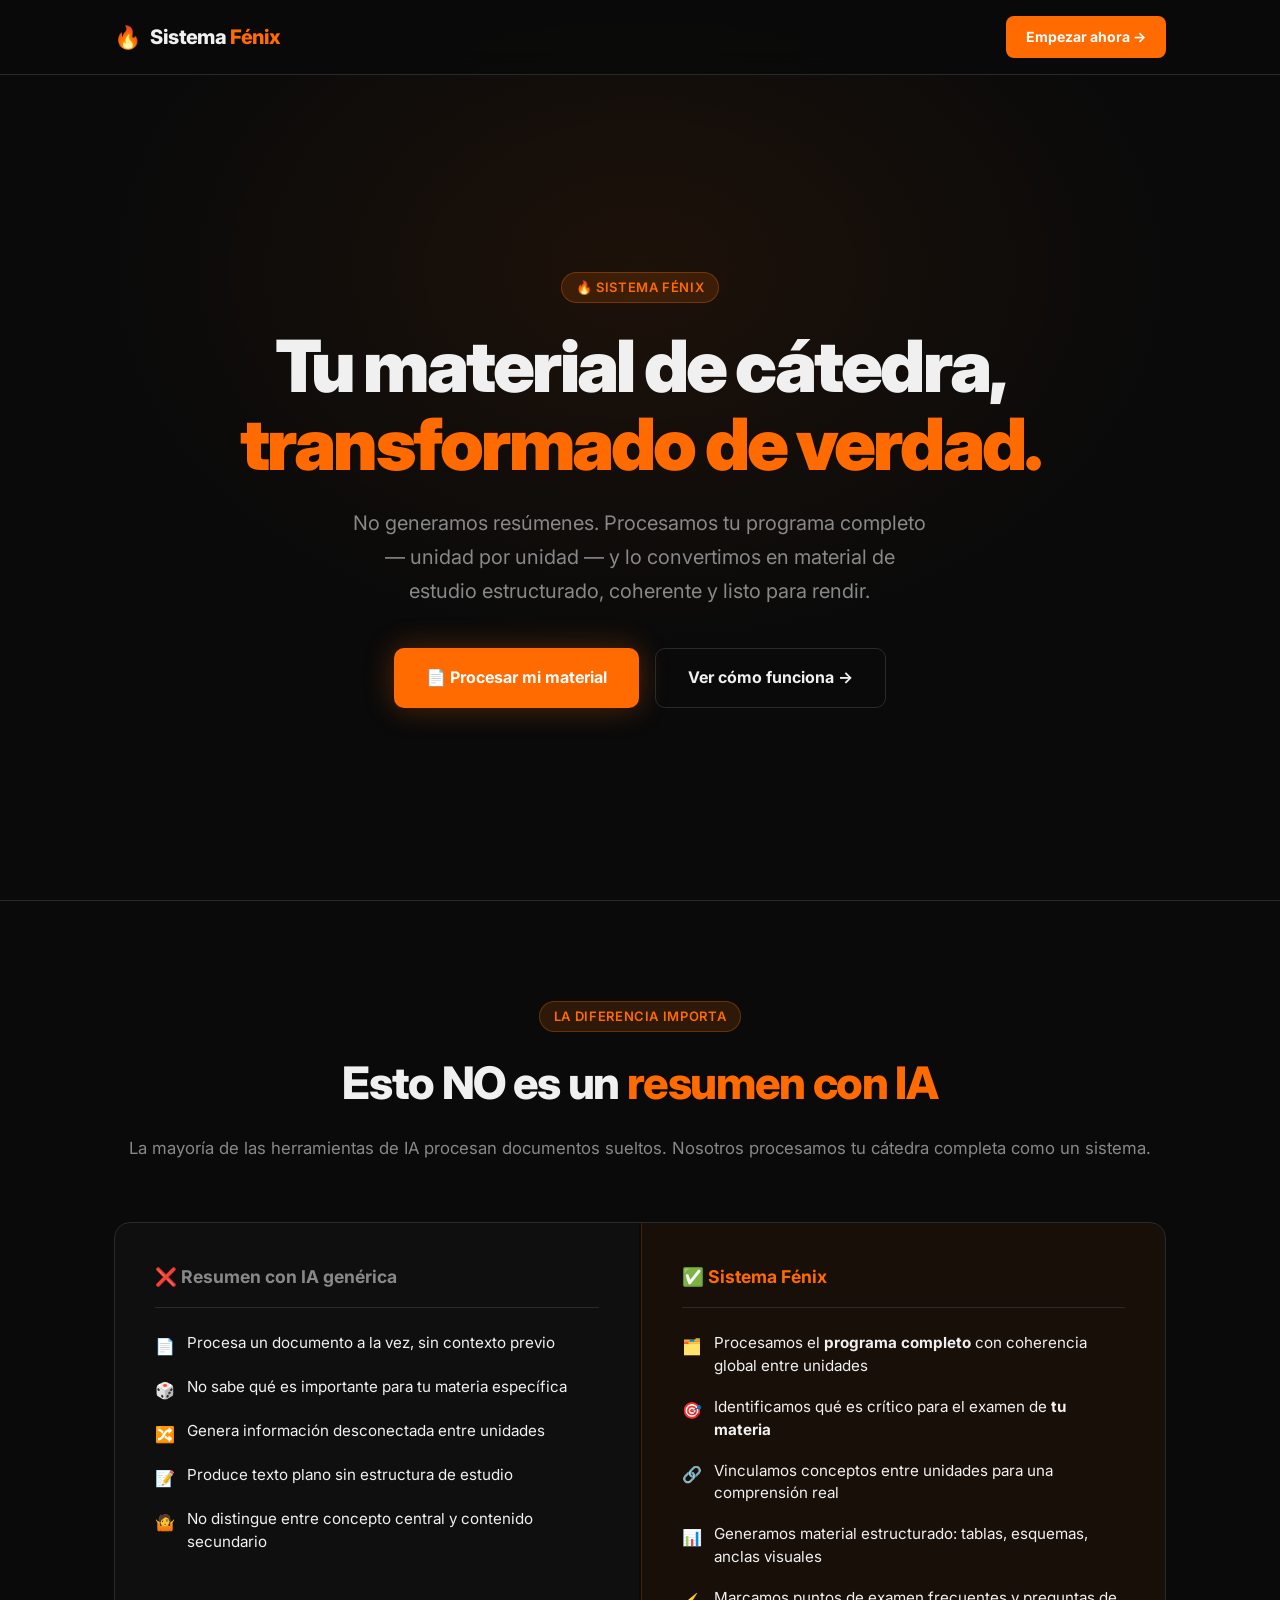
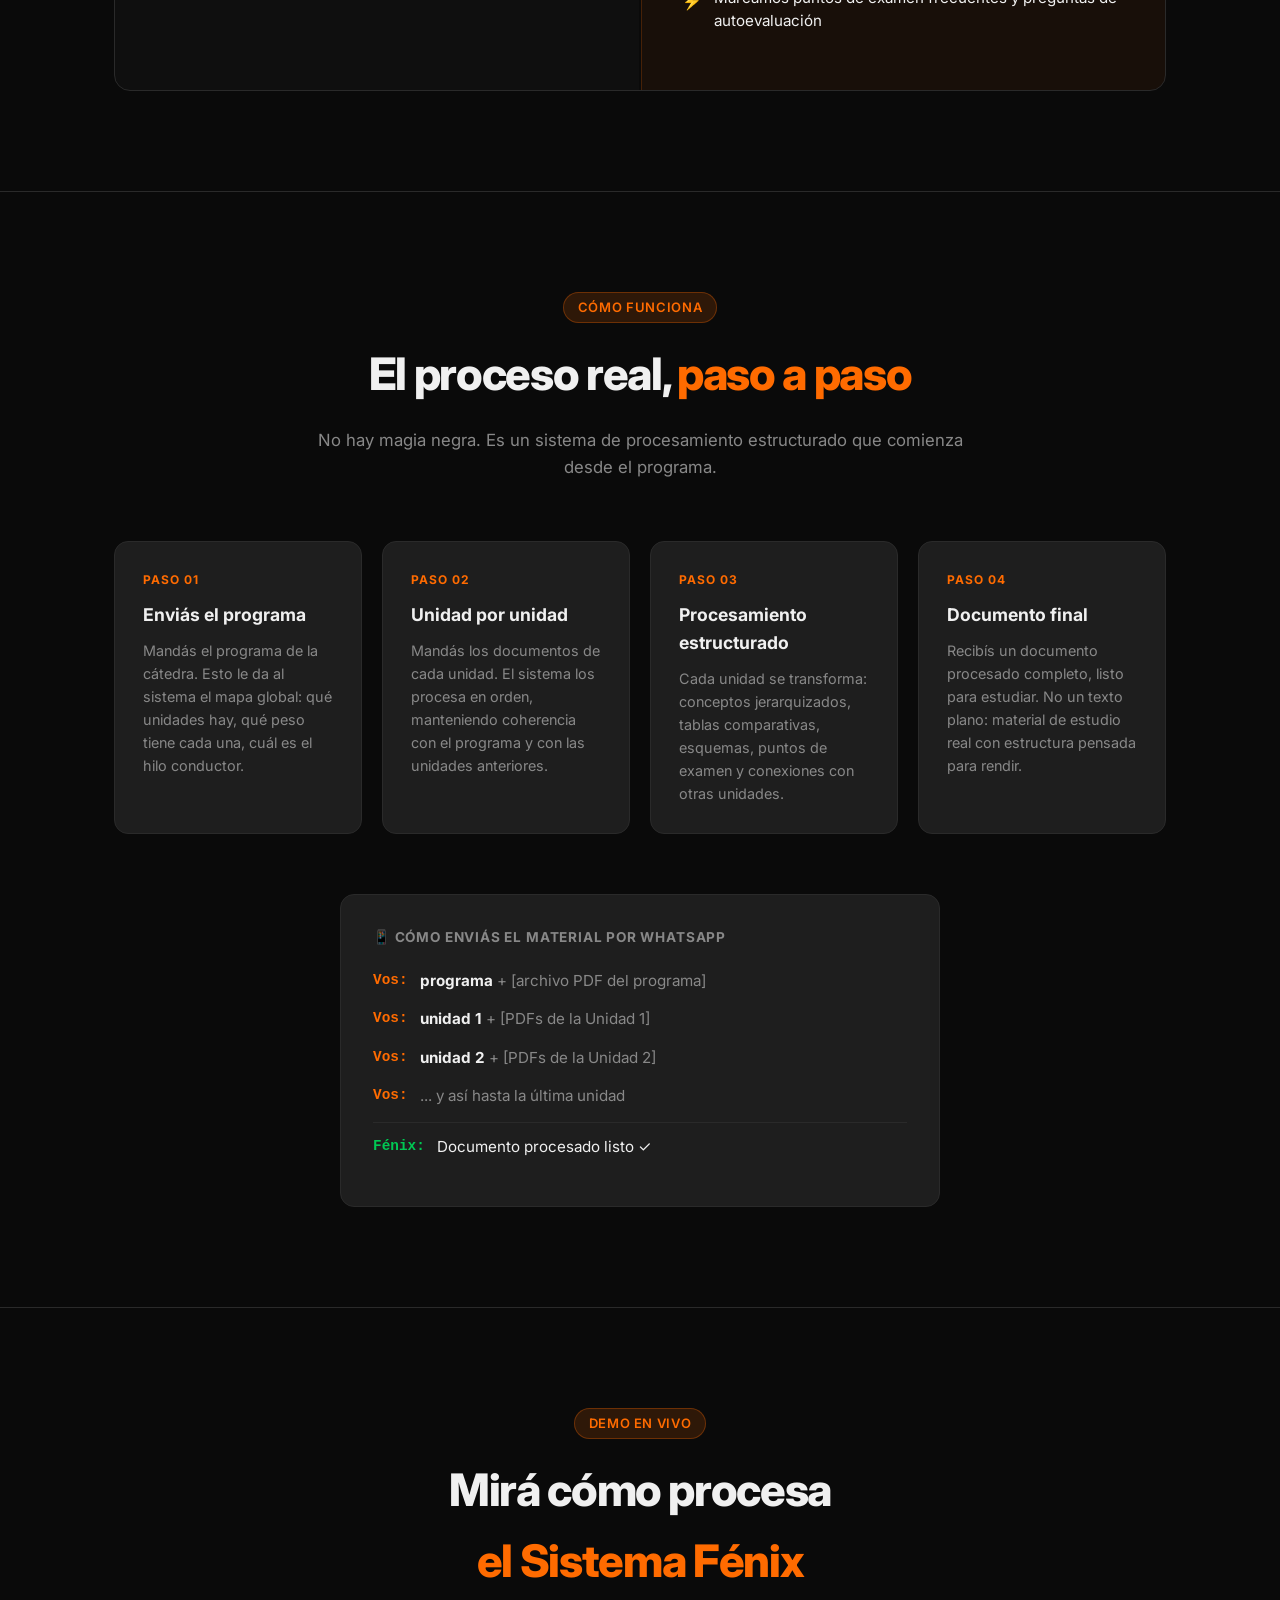
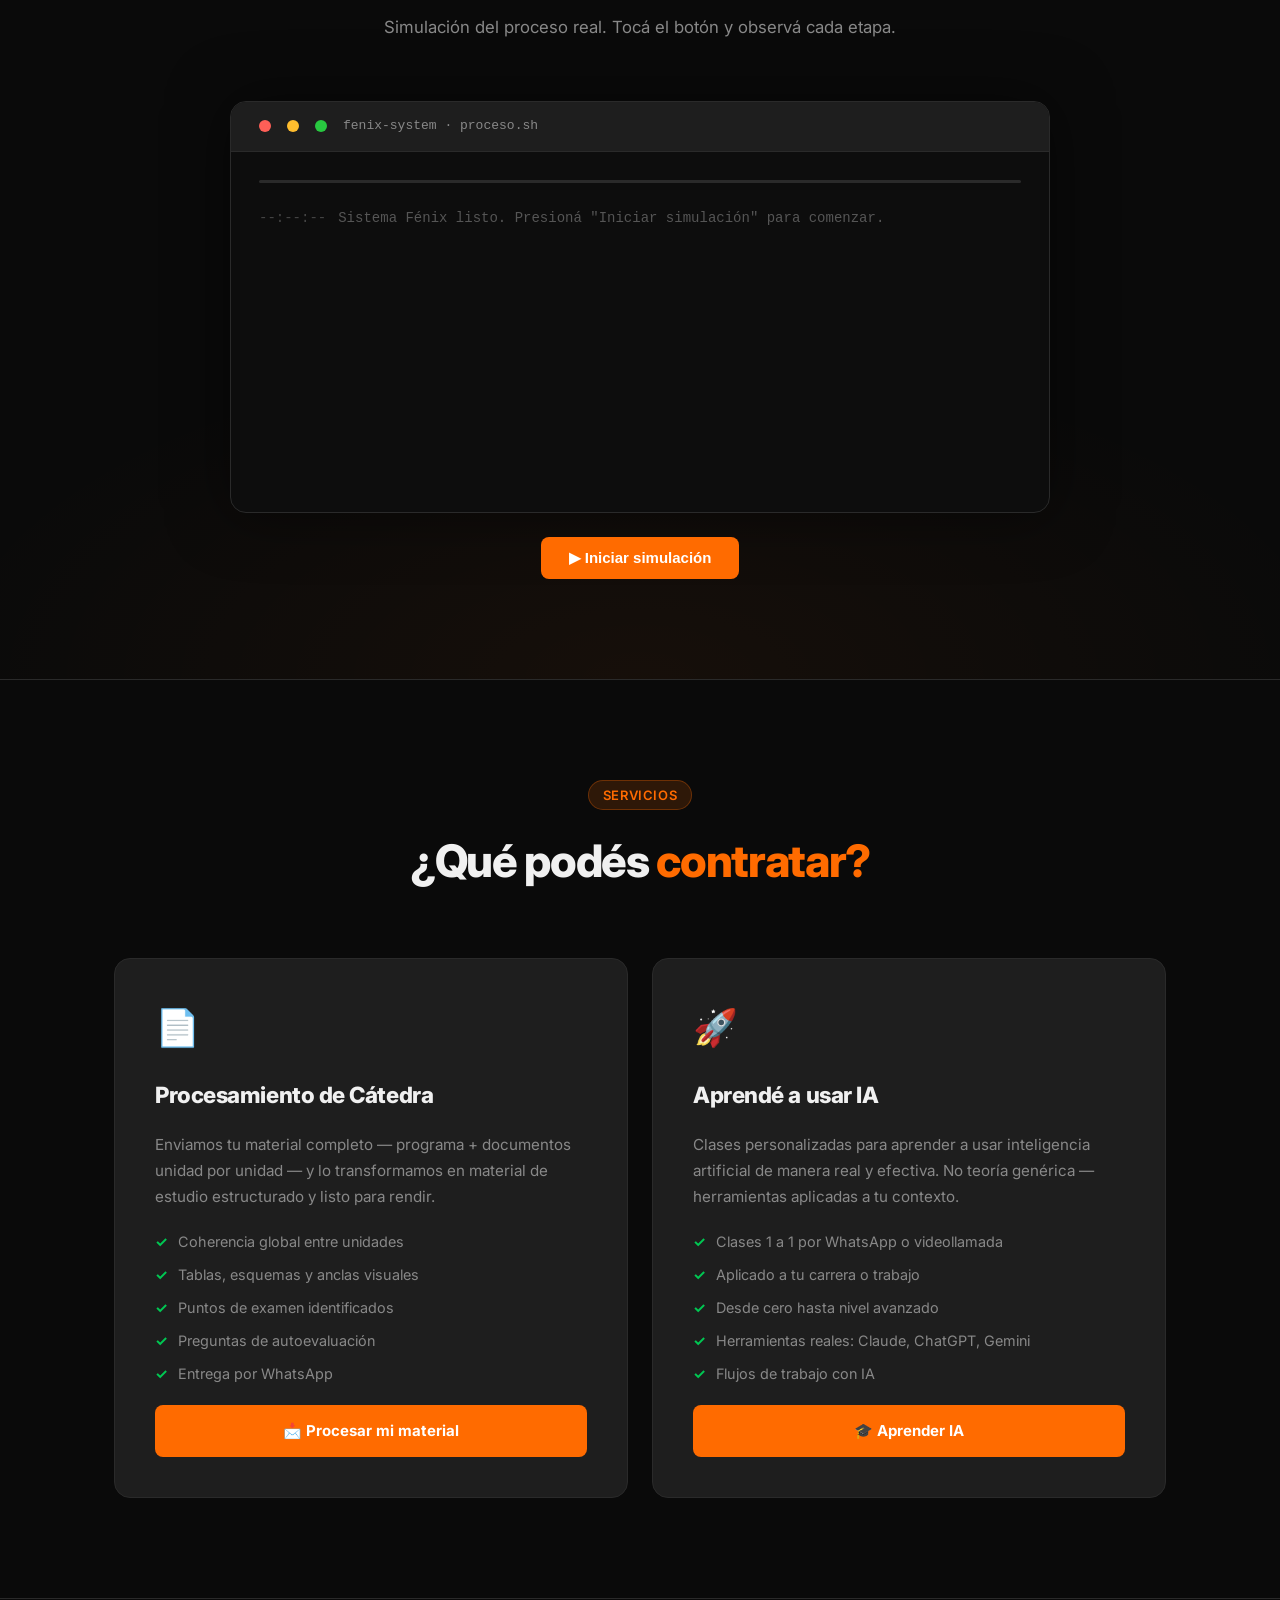
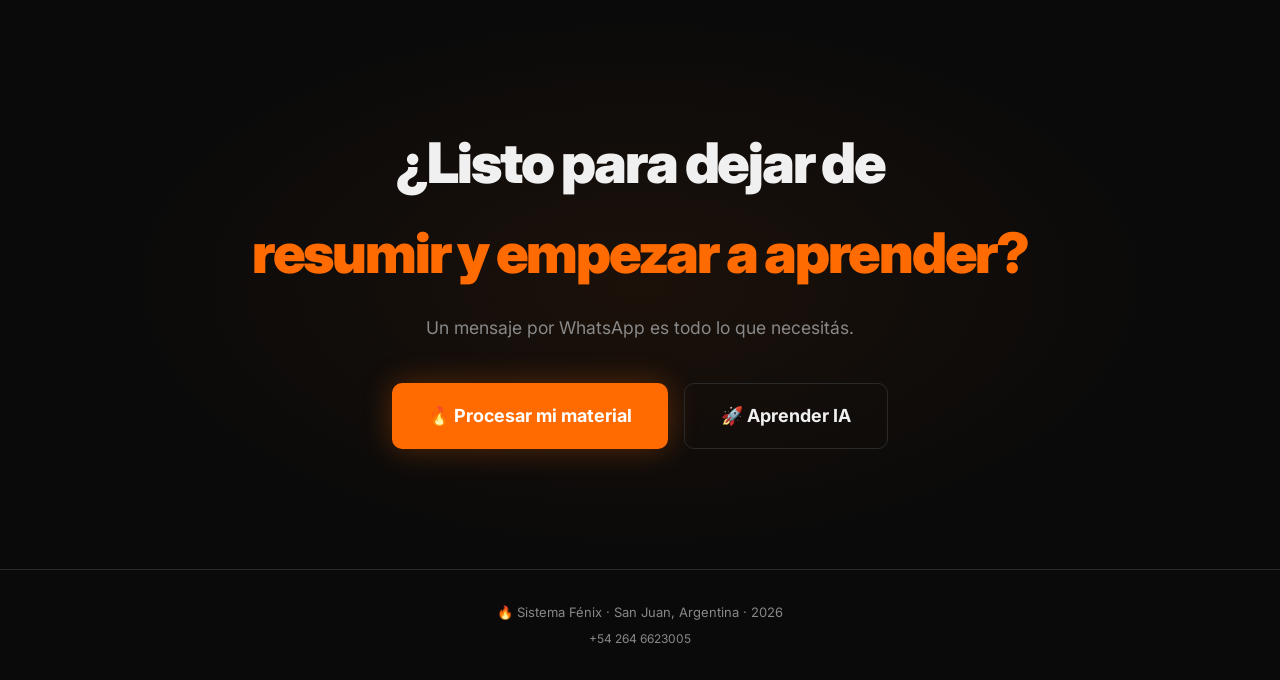
<file: web/index.html>
<!DOCTYPE html>
<html lang="es">
<head>
  <meta charset="UTF-8" />
  <meta name="viewport" content="width=device-width, initial-scale=1.0" />
  <title>Sistema Fénix — Procesamiento real de material de cátedra</title>
  <meta name="description" content="Sistema Fénix: transformamos tu programa completo de cátedra en material de estudio estructurado. No es un resumen con IA — es un sistema serio." />
  <link rel="icon" href="data:image/svg+xml,<svg xmlns='http://www.w3.org/2000/svg' viewBox='0 0 100 100'><text y='.9em' font-size='90'>🔥</text></svg>" />
  <link rel="preconnect" href="https://fonts.googleapis.com" />
  <link href="https://fonts.googleapis.com/css2?family=Inter:wght@400;500;600;700;800;900&display=swap" rel="stylesheet" />
  <link rel="stylesheet" href="styles/main.css" />
</head>
<body>

  <!-- ========== NAVBAR ========== -->
  <nav>
    <div class="nav-inner">
      <div class="nav-logo">
        <span class="fire">🔥</span>
        <span>Sistema <span class="highlight">Fénix</span></span>
      </div>
      <a href="https://wa.me/542646623005?text=Hola%2C+quiero+que+proceses+mi+material+de+c%C3%A1tedra+con+el+Sistema+F%C3%A9nix+%F0%9F%94%A5"
         target="_blank" class="nav-cta">Empezar ahora →</a>
    </div>
  </nav>

  <!-- ========== HERO ========== -->
  <section id="hero">
    <div class="hero-bg"></div>
    <div class="container">
      <div class="hero-content">
        <div class="hero-eyebrow">
          <span class="badge">🔥 Sistema Fénix</span>
        </div>
        <h1 class="hero-title">
          Tu material de cátedra,<br>
          <span class="highlight">transformado de verdad.</span>
        </h1>
        <p class="hero-subtitle">
          No generamos resúmenes. Procesamos tu programa completo — unidad por unidad — y lo convertimos en material de estudio estructurado, coherente y listo para rendir.
        </p>
        <div class="hero-buttons">
          <a href="https://wa.me/542646623005?text=Hola%2C+quiero+que+proceses+mi+material+de+c%C3%A1tedra+con+el+Sistema+F%C3%A9nix+%F0%9F%94%A5"
             target="_blank" class="btn-primary">
            📄 Procesar mi material
          </a>
          <a href="#simulacion" class="btn-secondary">
            Ver cómo funciona →
          </a>
        </div>
      </div>
    </div>
  </section>

  <!-- ========== DIFERENCIACIÓN ========== -->
  <section id="diferenciacion">
    <div class="container">
      <div class="fade-in">
        <div class="section-label">
          <span class="badge">La diferencia importa</span>
        </div>
        <h2 class="section-title">Esto NO es un <span class="highlight">resumen con IA</span></h2>
        <p class="section-sub">La mayoría de las herramientas de IA procesan documentos sueltos. Nosotros procesamos tu cátedra completa como un sistema.</p>
      </div>

      <div class="diff-grid fade-in">
        <div class="diff-col malo">
          <h3>❌ Resumen con IA genérica</h3>
          <div class="diff-item">
            <span class="icon">📄</span>
            <span>Procesa un documento a la vez, sin contexto previo</span>
          </div>
          <div class="diff-item">
            <span class="icon">🎲</span>
            <span>No sabe qué es importante para tu materia específica</span>
          </div>
          <div class="diff-item">
            <span class="icon">🔀</span>
            <span>Genera información desconectada entre unidades</span>
          </div>
          <div class="diff-item">
            <span class="icon">📝</span>
            <span>Produce texto plano sin estructura de estudio</span>
          </div>
          <div class="diff-item">
            <span class="icon">🤷</span>
            <span>No distingue entre concepto central y contenido secundario</span>
          </div>
        </div>

        <div class="diff-col bueno">
          <h3>✅ Sistema Fénix</h3>
          <div class="diff-item">
            <span class="icon">🗂️</span>
            <span>Procesamos el <strong>programa completo</strong> con coherencia global entre unidades</span>
          </div>
          <div class="diff-item">
            <span class="icon">🎯</span>
            <span>Identificamos qué es crítico para el examen de <strong>tu materia</strong></span>
          </div>
          <div class="diff-item">
            <span class="icon">🔗</span>
            <span>Vinculamos conceptos entre unidades para una comprensión real</span>
          </div>
          <div class="diff-item">
            <span class="icon">📊</span>
            <span>Generamos material estructurado: tablas, esquemas, anclas visuales</span>
          </div>
          <div class="diff-item">
            <span class="icon">⚡</span>
            <span>Marcamos puntos de examen frecuentes y preguntas de autoevaluación</span>
          </div>
        </div>
      </div>
    </div>
  </section>

  <!-- ========== PROCESO ========== -->
  <section id="proceso">
    <div class="container">
      <div class="proceso-intro fade-in">
        <div class="section-label" style="margin-bottom:16px;">
          <span class="badge">Cómo funciona</span>
        </div>
        <h2 class="section-title">El proceso real, <span class="highlight">paso a paso</span></h2>
        <p class="section-sub">No hay magia negra. Es un sistema de procesamiento estructurado que comienza desde el programa.</p>
      </div>

      <div class="steps-grid fade-in">
        <div class="step-card">
          <div class="step-num">Paso 01</div>
          <h3>Enviás el programa</h3>
          <p>Mandás el programa de la cátedra. Esto le da al sistema el mapa global: qué unidades hay, qué peso tiene cada una, cuál es el hilo conductor.</p>
        </div>
        <div class="step-card">
          <div class="step-num">Paso 02</div>
          <h3>Unidad por unidad</h3>
          <p>Mandás los documentos de cada unidad. El sistema los procesa en orden, manteniendo coherencia con el programa y con las unidades anteriores.</p>
        </div>
        <div class="step-card">
          <div class="step-num">Paso 03</div>
          <h3>Procesamiento estructurado</h3>
          <p>Cada unidad se transforma: conceptos jerarquizados, tablas comparativas, esquemas, puntos de examen y conexiones con otras unidades.</p>
        </div>
        <div class="step-card">
          <div class="step-num">Paso 04</div>
          <h3>Documento final</h3>
          <p>Recibís un documento procesado completo, listo para estudiar. No un texto plano: material de estudio real con estructura pensada para rendir.</p>
        </div>
      </div>

      <!-- Cómo mandar el material -->
      <div class="proceso-codigo fade-in">
        <h4>📱 Cómo enviás el material por WhatsApp</h4>
        <div class="chat-line">
          <span class="who">Vos:</span>
          <span class="msg"><strong>programa</strong> + [archivo PDF del programa]</span>
        </div>
        <div class="chat-line">
          <span class="who">Vos:</span>
          <span class="msg"><strong>unidad 1</strong> + [PDFs de la Unidad 1]</span>
        </div>
        <div class="chat-line">
          <span class="who">Vos:</span>
          <span class="msg"><strong>unidad 2</strong> + [PDFs de la Unidad 2]</span>
        </div>
        <div class="chat-line">
          <span class="who">Vos:</span>
          <span class="msg">... y así hasta la última unidad</span>
        </div>
        <div class="chat-line" style="margin-top: 12px; padding-top: 12px; border-top: 1px solid #2A2A2A;">
          <span class="who" style="color: var(--verde-ok);">Fénix:</span>
          <span class="msg" style="color: var(--texto);">Documento procesado listo ✓</span>
        </div>
      </div>
    </div>
  </section>

  <!-- ========== SIMULACIÓN ========== -->
  <section id="simulacion">
    <div class="container">
      <div class="sim-wrapper">
        <div class="fade-in" style="text-align:center; margin-bottom: 40px;">
          <div class="section-label" style="margin-bottom:16px;">
            <span class="badge">Demo en vivo</span>
          </div>
          <h2 class="section-title">Mirá cómo procesa<br><span class="highlight">el Sistema Fénix</span></h2>
          <p class="section-sub">Simulación del proceso real. Tocá el botón y observá cada etapa.</p>
        </div>

        <div class="sim-terminal fade-in">
          <div class="sim-titlebar">
            <span class="dot r"></span>
            <span class="dot y"></span>
            <span class="dot g"></span>
            <span>fenix-system · proceso.sh</span>
          </div>
          <div class="sim-body">
            <div class="sim-progress-bar">
              <div class="sim-progress-fill" id="sim-progress"></div>
            </div>
            <div id="sim-log">
              <div class="log-line">
                <span class="log-time">--:--:--</span>
                <span class="log-dim">Sistema Fénix listo. Presioná "Iniciar simulación" para comenzar.</span>
              </div>
            </div>
            <div class="sim-result" id="sim-result">
              <p style="font-size:12px; color: var(--verde-ok); margin-bottom: 12px; font-family: monospace;">
                ✓ Documento generado — renderizando vista previa...
              </p>
              <div class="sim-doc-preview" id="doc-preview">
                Cargando...
              </div>
            </div>
          </div>
        </div>

        <div class="sim-controls">
          <button class="btn-sim" id="btn-simular">▶ Iniciar simulación</button>
        </div>
      </div>
    </div>
  </section>

  <!-- ========== SERVICIOS ========== -->
  <section id="servicios">
    <div class="container">
      <div class="fade-in" style="text-align:center; margin-bottom: 60px;">
        <div class="section-label" style="margin-bottom:16px;">
          <span class="badge">Servicios</span>
        </div>
        <h2 class="section-title">¿Qué podés <span class="highlight">contratar?</span></h2>
      </div>

      <div class="servicios-grid">
        <!-- Servicio 1: Procesamiento -->
        <div class="servicio-card fade-in">
          <div class="servicio-icon">📄</div>
          <h3>Procesamiento de Cátedra</h3>
          <p>Enviamos tu material completo — programa + documentos unidad por unidad — y lo transformamos en material de estudio estructurado y listo para rendir.</p>
          <ul class="servicio-lista">
            <li>Coherencia global entre unidades</li>
            <li>Tablas, esquemas y anclas visuales</li>
            <li>Puntos de examen identificados</li>
            <li>Preguntas de autoevaluación</li>
            <li>Entrega por WhatsApp</li>
          </ul>
          <a href="https://wa.me/542646623005?text=Hola%2C+quiero+que+proceses+mi+material+de+c%C3%A1tedra+con+el+Sistema+F%C3%A9nix+%F0%9F%94%A5"
             target="_blank" class="servicio-cta">
            📩 Procesar mi material
          </a>
        </div>

        <!-- Servicio 2: Aprender IA -->
        <div class="servicio-card fade-in">
          <div class="servicio-icon">🚀</div>
          <h3>Aprendé a usar IA</h3>
          <p>Clases personalizadas para aprender a usar inteligencia artificial de manera real y efectiva. No teoría genérica — herramientas aplicadas a tu contexto.</p>
          <ul class="servicio-lista">
            <li>Clases 1 a 1 por WhatsApp o videollamada</li>
            <li>Aplicado a tu carrera o trabajo</li>
            <li>Desde cero hasta nivel avanzado</li>
            <li>Herramientas reales: Claude, ChatGPT, Gemini</li>
            <li>Flujos de trabajo con IA</li>
          </ul>
          <a href="https://wa.me/542646623005?text=Hola%2C+quiero+aprender+a+usar+inteligencia+artificial+con+el+Sistema+F%C3%A9nix+%F0%9F%9A%80"
             target="_blank" class="servicio-cta">
            🎓 Aprender IA
          </a>
        </div>
      </div>
    </div>
  </section>

  <!-- ========== CTA FINAL ========== -->
  <section id="cta-final">
    <div class="container">
      <div class="fade-in">
        <h2>¿Listo para dejar de<br><span class="highlight">resumir y empezar a aprender?</span></h2>
        <p>Un mensaje por WhatsApp es todo lo que necesitás.</p>
        <div class="cta-buttons">
          <a href="https://wa.me/542646623005?text=Hola%2C+quiero+que+proceses+mi+material+de+c%C3%A1tedra+con+el+Sistema+F%C3%A9nix+%F0%9F%94%A5"
             target="_blank" class="btn-primary" style="font-size: 18px; padding: 18px 36px;">
            🔥 Procesar mi material
          </a>
          <a href="https://wa.me/542646623005?text=Hola%2C+quiero+aprender+a+usar+inteligencia+artificial+con+el+Sistema+F%C3%A9nix+%F0%9F%9A%80"
             target="_blank" class="btn-secondary" style="font-size: 18px; padding: 18px 36px;">
            🚀 Aprender IA
          </a>
        </div>
      </div>
    </div>
  </section>

  <!-- ========== FOOTER ========== -->
  <footer>
    <div class="container">
      <p>🔥 Sistema Fénix · San Juan, Argentina · <span id="year"></span></p>
      <p style="margin-top: 6px; font-size: 12px;">+54 264 6623005</p>
    </div>
  </footer>

  <script src="scripts/simulation.js"></script>
  <script src="scripts/main.js"></script>
</body>
</html>
</file>
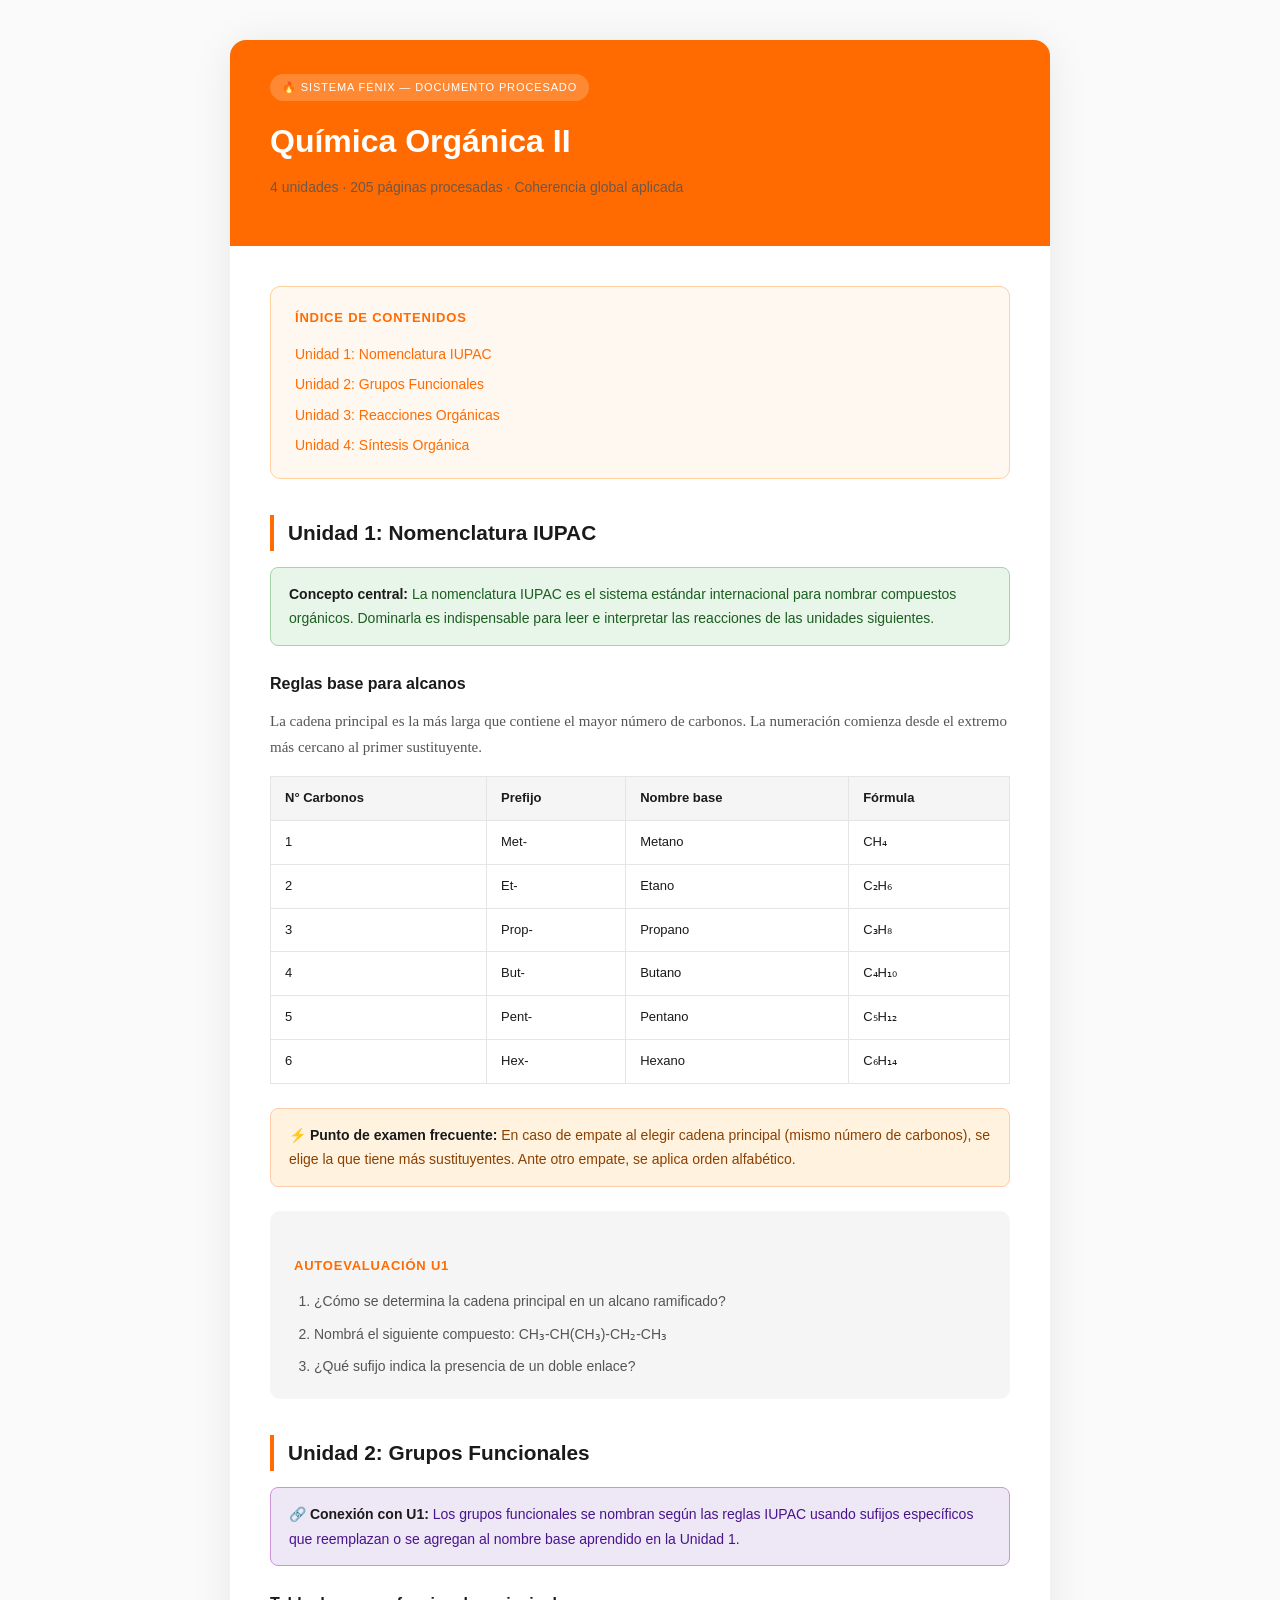
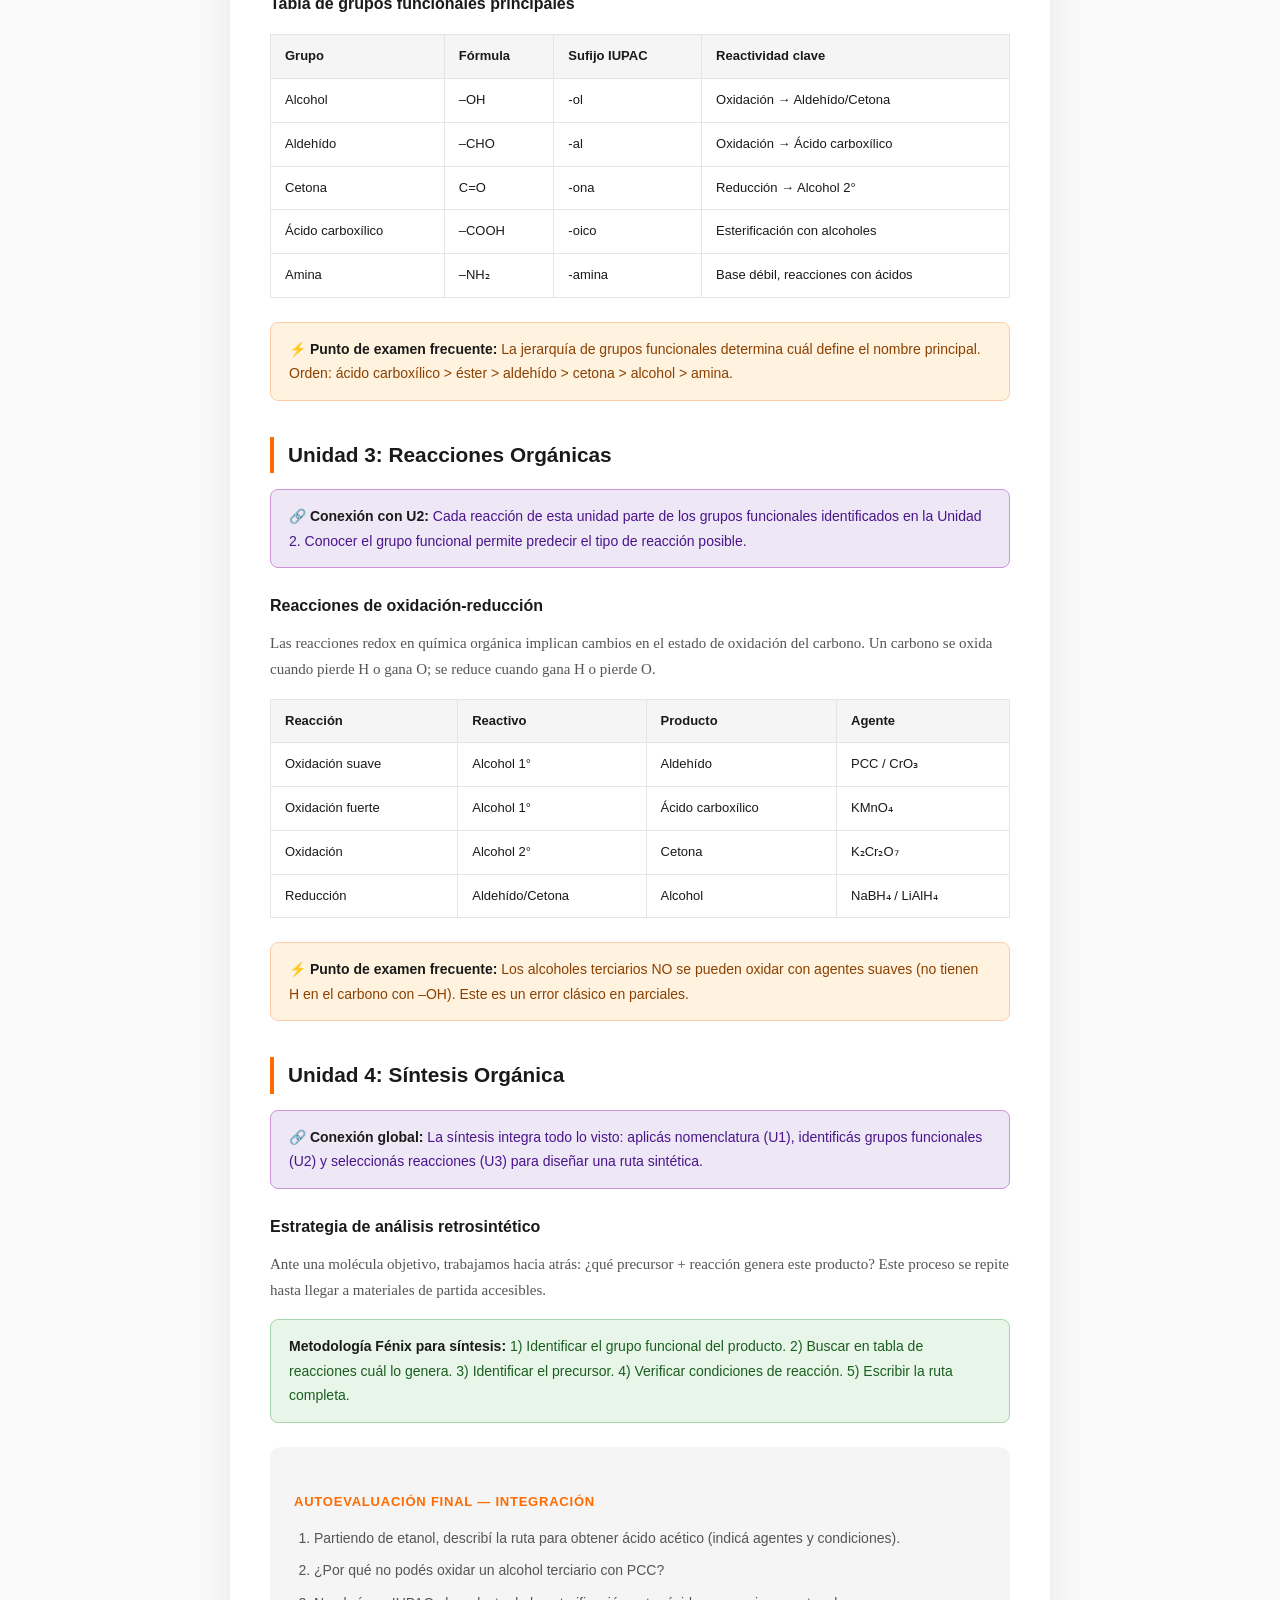
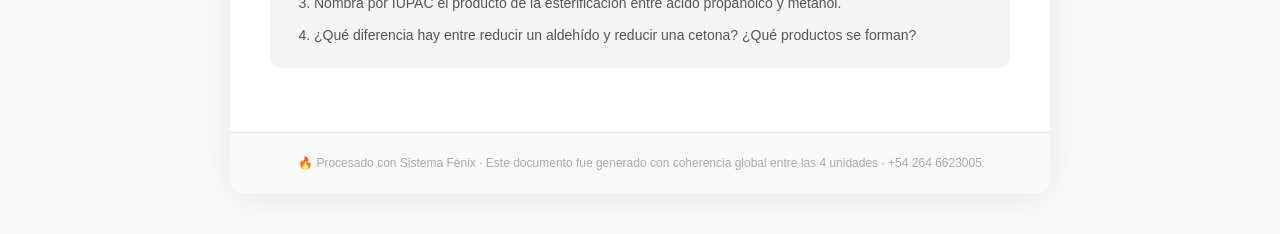
<file: data/processed-doc.html>
<!DOCTYPE html>
<html lang="es">
<head>
  <meta charset="UTF-8"/>
  <title>Documento Procesado — Sistema Fénix</title>
  <meta name="viewport" content="width=device-width, initial-scale=1.0"/>
  <style>
    :root {
      --naranja: #FF6B00;
      --texto: #1A1A1A;
      --suave: #555;
      --borde: #E5E5E5;
    }
    * { margin:0; padding:0; box-sizing:border-box; }
    body {
      font-family: 'Georgia', serif;
      background: #FAFAFA;
      color: var(--texto);
      padding: 40px 20px;
      line-height: 1.75;
    }
    .doc-wrapper {
      max-width: 820px;
      margin: 0 auto;
      background: white;
      border-radius: 16px;
      box-shadow: 0 4px 40px rgba(0,0,0,0.08);
      overflow: hidden;
    }
    .doc-header {
      background: var(--naranja);
      color: white;
      padding: 32px 40px;
    }
    .doc-header .badge {
      background: rgba(255,255,255,0.2);
      padding: 4px 12px;
      border-radius: 100px;
      font-size: 11px;
      letter-spacing: 0.08em;
      text-transform: uppercase;
      font-family: sans-serif;
      margin-bottom: 12px;
      display: inline-block;
    }
    .doc-header h1 {
      font-size: 2rem;
      font-weight: 800;
      font-family: sans-serif;
      margin-bottom: 6px;
    }
    .doc-header p {
      opacity: 0.85;
      font-size: 14px;
      font-family: sans-serif;
    }
    .doc-body {
      padding: 40px;
    }
    .toc {
      background: #FFF8F0;
      border: 1px solid #FFD0A0;
      border-radius: 10px;
      padding: 20px 24px;
      margin-bottom: 36px;
    }
    .toc h2 {
      font-size: 13px;
      text-transform: uppercase;
      letter-spacing: 0.06em;
      color: var(--naranja);
      font-family: sans-serif;
      margin-bottom: 12px;
    }
    .toc ul {
      list-style: none;
      display: flex;
      flex-direction: column;
      gap: 6px;
    }
    .toc ul li {
      font-size: 14px;
      font-family: sans-serif;
      color: var(--suave);
    }
    .toc ul li a {
      color: var(--naranja);
      text-decoration: none;
    }
    .toc ul li a:hover { text-decoration: underline; }

    h2.unit-title {
      font-size: 1.3rem;
      font-weight: 800;
      font-family: sans-serif;
      border-left: 4px solid var(--naranja);
      padding-left: 14px;
      margin: 36px 0 16px;
      scroll-margin-top: 24px;
    }
    h3 {
      font-size: 1rem;
      font-weight: 700;
      font-family: sans-serif;
      color: var(--texto);
      margin: 24px 0 10px;
    }
    p {
      font-size: 15px;
      color: var(--suave);
      margin-bottom: 14px;
    }
    strong { color: var(--texto); }

    table {
      width: 100%;
      border-collapse: collapse;
      margin: 16px 0 24px;
      font-family: sans-serif;
      font-size: 13px;
    }
    thead tr { background: #F5F5F5; }
    th, td {
      padding: 10px 14px;
      border: 1px solid var(--borde);
      text-align: left;
    }
    th { font-weight: 700; color: var(--texto); }

    .callout {
      border-radius: 8px;
      padding: 14px 18px;
      margin: 16px 0;
      font-family: sans-serif;
      font-size: 14px;
    }
    .callout.examen {
      background: #FFF3E0;
      border: 1px solid #FFCCAA;
      color: #8B4000;
    }
    .callout.concepto {
      background: #E8F5E9;
      border: 1px solid #A5D6A7;
      color: #1B5E20;
    }
    .callout.vinculo {
      background: #EDE7F6;
      border: 1px solid #CE93D8;
      color: #4A148C;
    }

    .auto-eval {
      background: #F5F5F5;
      border-radius: 10px;
      padding: 20px 24px;
      margin: 24px 0;
    }
    .auto-eval h3 {
      font-size: 13px;
      text-transform: uppercase;
      letter-spacing: 0.06em;
      color: var(--naranja);
      margin-bottom: 12px;
    }
    .auto-eval ol {
      padding-left: 20px;
      display: flex;
      flex-direction: column;
      gap: 8px;
    }
    .auto-eval ol li {
      font-size: 14px;
      color: var(--suave);
      font-family: sans-serif;
    }

    .doc-footer {
      background: #F9F9F9;
      border-top: 1px solid var(--borde);
      padding: 20px 40px;
      font-size: 12px;
      color: #AAA;
      font-family: sans-serif;
      text-align: center;
    }
  </style>
</head>
<body>
<div class="doc-wrapper">
  <div class="doc-header">
    <div class="badge">🔥 Sistema Fénix — Documento Procesado</div>
    <h1>Química Orgánica II</h1>
    <p>4 unidades · 205 páginas procesadas · Coherencia global aplicada</p>
  </div>

  <div class="doc-body">

    <!-- ÍNDICE -->
    <div class="toc">
      <h2>Índice de contenidos</h2>
      <ul>
        <li><a href="#u1">Unidad 1: Nomenclatura IUPAC</a></li>
        <li><a href="#u2">Unidad 2: Grupos Funcionales</a></li>
        <li><a href="#u3">Unidad 3: Reacciones Orgánicas</a></li>
        <li><a href="#u4">Unidad 4: Síntesis Orgánica</a></li>
      </ul>
    </div>

    <!-- UNIDAD 1 -->
    <h2 class="unit-title" id="u1">Unidad 1: Nomenclatura IUPAC</h2>

    <div class="callout concepto">
      <strong>Concepto central:</strong> La nomenclatura IUPAC es el sistema estándar internacional para nombrar compuestos orgánicos. Dominarla es indispensable para leer e interpretar las reacciones de las unidades siguientes.
    </div>

    <h3>Reglas base para alcanos</h3>
    <p>La cadena principal es la más larga que contiene el mayor número de carbonos. La numeración comienza desde el extremo más cercano al primer sustituyente.</p>

    <table>
      <thead>
        <tr><th>N° Carbonos</th><th>Prefijo</th><th>Nombre base</th><th>Fórmula</th></tr>
      </thead>
      <tbody>
        <tr><td>1</td><td>Met-</td><td>Metano</td><td>CH₄</td></tr>
        <tr><td>2</td><td>Et-</td><td>Etano</td><td>C₂H₆</td></tr>
        <tr><td>3</td><td>Prop-</td><td>Propano</td><td>C₃H₈</td></tr>
        <tr><td>4</td><td>But-</td><td>Butano</td><td>C₄H₁₀</td></tr>
        <tr><td>5</td><td>Pent-</td><td>Pentano</td><td>C₅H₁₂</td></tr>
        <tr><td>6</td><td>Hex-</td><td>Hexano</td><td>C₆H₁₄</td></tr>
      </tbody>
    </table>

    <div class="callout examen">
      <strong>⚡ Punto de examen frecuente:</strong> En caso de empate al elegir cadena principal (mismo número de carbonos), se elige la que tiene más sustituyentes. Ante otro empate, se aplica orden alfabético.
    </div>

    <div class="auto-eval">
      <h3>Autoevaluación U1</h3>
      <ol>
        <li>¿Cómo se determina la cadena principal en un alcano ramificado?</li>
        <li>Nombrá el siguiente compuesto: CH₃-CH(CH₃)-CH₂-CH₃</li>
        <li>¿Qué sufijo indica la presencia de un doble enlace?</li>
      </ol>
    </div>

    <!-- UNIDAD 2 -->
    <h2 class="unit-title" id="u2">Unidad 2: Grupos Funcionales</h2>

    <div class="callout vinculo">
      <strong>🔗 Conexión con U1:</strong> Los grupos funcionales se nombran según las reglas IUPAC usando sufijos específicos que reemplazan o se agregan al nombre base aprendido en la Unidad 1.
    </div>

    <h3>Tabla de grupos funcionales principales</h3>
    <table>
      <thead>
        <tr><th>Grupo</th><th>Fórmula</th><th>Sufijo IUPAC</th><th>Reactividad clave</th></tr>
      </thead>
      <tbody>
        <tr><td>Alcohol</td><td>–OH</td><td>-ol</td><td>Oxidación → Aldehído/Cetona</td></tr>
        <tr><td>Aldehído</td><td>–CHO</td><td>-al</td><td>Oxidación → Ácido carboxílico</td></tr>
        <tr><td>Cetona</td><td>C=O</td><td>-ona</td><td>Reducción → Alcohol 2°</td></tr>
        <tr><td>Ácido carboxílico</td><td>–COOH</td><td>-oico</td><td>Esterificación con alcoholes</td></tr>
        <tr><td>Amina</td><td>–NH₂</td><td>-amina</td><td>Base débil, reacciones con ácidos</td></tr>
      </tbody>
    </table>

    <div class="callout examen">
      <strong>⚡ Punto de examen frecuente:</strong> La jerarquía de grupos funcionales determina cuál define el nombre principal. Orden: ácido carboxílico > éster > aldehído > cetona > alcohol > amina.
    </div>

    <!-- UNIDAD 3 -->
    <h2 class="unit-title" id="u3">Unidad 3: Reacciones Orgánicas</h2>

    <div class="callout vinculo">
      <strong>🔗 Conexión con U2:</strong> Cada reacción de esta unidad parte de los grupos funcionales identificados en la Unidad 2. Conocer el grupo funcional permite predecir el tipo de reacción posible.
    </div>

    <h3>Reacciones de oxidación-reducción</h3>
    <p>Las reacciones redox en química orgánica implican cambios en el estado de oxidación del carbono. Un carbono se oxida cuando pierde H o gana O; se reduce cuando gana H o pierde O.</p>

    <table>
      <thead>
        <tr><th>Reacción</th><th>Reactivo</th><th>Producto</th><th>Agente</th></tr>
      </thead>
      <tbody>
        <tr><td>Oxidación suave</td><td>Alcohol 1°</td><td>Aldehído</td><td>PCC / CrO₃</td></tr>
        <tr><td>Oxidación fuerte</td><td>Alcohol 1°</td><td>Ácido carboxílico</td><td>KMnO₄</td></tr>
        <tr><td>Oxidación</td><td>Alcohol 2°</td><td>Cetona</td><td>K₂Cr₂O₇</td></tr>
        <tr><td>Reducción</td><td>Aldehído/Cetona</td><td>Alcohol</td><td>NaBH₄ / LiAlH₄</td></tr>
      </tbody>
    </table>

    <div class="callout examen">
      <strong>⚡ Punto de examen frecuente:</strong> Los alcoholes terciarios NO se pueden oxidar con agentes suaves (no tienen H en el carbono con –OH). Este es un error clásico en parciales.
    </div>

    <!-- UNIDAD 4 -->
    <h2 class="unit-title" id="u4">Unidad 4: Síntesis Orgánica</h2>

    <div class="callout vinculo">
      <strong>🔗 Conexión global:</strong> La síntesis integra todo lo visto: aplicás nomenclatura (U1), identificás grupos funcionales (U2) y seleccionás reacciones (U3) para diseñar una ruta sintética.
    </div>

    <h3>Estrategia de análisis retrosintético</h3>
    <p>Ante una molécula objetivo, trabajamos hacia atrás: ¿qué precursor + reacción genera este producto? Este proceso se repite hasta llegar a materiales de partida accesibles.</p>

    <div class="callout concepto">
      <strong>Metodología Fénix para síntesis:</strong> 1) Identificar el grupo funcional del producto. 2) Buscar en tabla de reacciones cuál lo genera. 3) Identificar el precursor. 4) Verificar condiciones de reacción. 5) Escribir la ruta completa.
    </div>

    <div class="auto-eval">
      <h3>Autoevaluación Final — Integración</h3>
      <ol>
        <li>Partiendo de etanol, describí la ruta para obtener ácido acético (indicá agentes y condiciones).</li>
        <li>¿Por qué no podés oxidar un alcohol terciario con PCC?</li>
        <li>Nombrá por IUPAC el producto de la esterificación entre ácido propanoico y metanol.</li>
        <li>¿Qué diferencia hay entre reducir un aldehído y reducir una cetona? ¿Qué productos se forman?</li>
      </ol>
    </div>

  </div><!-- /doc-body -->

  <div class="doc-footer">
    🔥 Procesado con Sistema Fénix · Este documento fue generado con coherencia global entre las 4 unidades · +54 264 6623005
  </div>
</div>
</body>
</html>
</file>
<file: web/styles/main.css>
/* ===========================
   SISTEMA FÉNIX — main.css
   =========================== */

:root {
  --naranja: #FF6B00;
  --naranja-claro: #FF8C33;
  --negro: #0A0A0A;
  --gris-oscuro: #111111;
  --gris-medio: #1E1E1E;
  --gris-borde: #2A2A2A;
  --texto: #F0F0F0;
  --texto-suave: #888888;
  --verde-ok: #00C853;
  --fuente: 'Inter', -apple-system, BlinkMacSystemFont, sans-serif;
}

* {
  margin: 0;
  padding: 0;
  box-sizing: border-box;
}

html {
  scroll-behavior: smooth;
}

body {
  background: var(--negro);
  color: var(--texto);
  font-family: var(--fuente);
  line-height: 1.6;
  overflow-x: hidden;
}

/* ---- UTILIDADES ---- */
.container {
  max-width: 1100px;
  margin: 0 auto;
  padding: 0 24px;
}

.highlight {
  color: var(--naranja);
}

.badge {
  display: inline-block;
  background: rgba(255,107,0,0.15);
  color: var(--naranja);
  border: 1px solid rgba(255,107,0,0.3);
  padding: 4px 14px;
  border-radius: 100px;
  font-size: 13px;
  font-weight: 600;
  letter-spacing: 0.05em;
  text-transform: uppercase;
}

/* ---- NAVBAR ---- */
nav {
  position: fixed;
  top: 0;
  width: 100%;
  z-index: 100;
  background: rgba(10,10,10,0.92);
  backdrop-filter: blur(12px);
  border-bottom: 1px solid var(--gris-borde);
}

.nav-inner {
  display: flex;
  align-items: center;
  justify-content: space-between;
  padding: 16px 24px;
  max-width: 1100px;
  margin: 0 auto;
}

.nav-logo {
  display: flex;
  align-items: center;
  gap: 10px;
  font-size: 20px;
  font-weight: 800;
  letter-spacing: -0.03em;
}

.nav-logo .fire {
  font-size: 22px;
}

.nav-cta {
  background: var(--naranja);
  color: #fff;
  padding: 10px 20px;
  border-radius: 8px;
  font-weight: 700;
  font-size: 14px;
  text-decoration: none;
  transition: background 0.2s;
}

.nav-cta:hover {
  background: var(--naranja-claro);
}

/* ---- HERO ---- */
#hero {
  min-height: 100vh;
  display: flex;
  align-items: center;
  padding-top: 80px;
  position: relative;
  overflow: hidden;
}

.hero-bg {
  position: absolute;
  inset: 0;
  background: radial-gradient(ellipse 60% 60% at 50% 30%, rgba(255,107,0,0.08) 0%, transparent 70%);
  pointer-events: none;
}

.hero-content {
  position: relative;
  z-index: 1;
  text-align: center;
  padding: 80px 0;
}

.hero-eyebrow {
  margin-bottom: 24px;
}

.hero-title {
  font-size: clamp(2.4rem, 6vw, 4.5rem);
  font-weight: 900;
  line-height: 1.08;
  letter-spacing: -0.04em;
  margin-bottom: 24px;
  max-width: 800px;
  margin-left: auto;
  margin-right: auto;
}

.hero-subtitle {
  font-size: clamp(1rem, 2vw, 1.25rem);
  color: var(--texto-suave);
  max-width: 580px;
  margin: 0 auto 40px;
  line-height: 1.7;
}

.hero-buttons {
  display: flex;
  gap: 16px;
  justify-content: center;
  flex-wrap: wrap;
}

.btn-primary {
  display: inline-flex;
  align-items: center;
  gap: 8px;
  background: var(--naranja);
  color: #fff;
  padding: 16px 32px;
  border-radius: 10px;
  font-weight: 700;
  font-size: 16px;
  text-decoration: none;
  transition: all 0.2s;
  box-shadow: 0 0 30px rgba(255,107,0,0.3);
}

.btn-primary:hover {
  background: var(--naranja-claro);
  transform: translateY(-2px);
  box-shadow: 0 0 40px rgba(255,107,0,0.5);
}

.btn-secondary {
  display: inline-flex;
  align-items: center;
  gap: 8px;
  background: transparent;
  color: var(--texto);
  padding: 16px 32px;
  border-radius: 10px;
  font-weight: 700;
  font-size: 16px;
  text-decoration: none;
  border: 1px solid var(--gris-borde);
  transition: all 0.2s;
}

.btn-secondary:hover {
  border-color: var(--naranja);
  color: var(--naranja);
}

/* ---- DIFERENCIACION ---- */
#diferenciacion {
  padding: 100px 0;
  border-top: 1px solid var(--gris-borde);
}

.section-label {
  text-align: center;
  margin-bottom: 16px;
}

.section-title {
  text-align: center;
  font-size: clamp(1.8rem, 4vw, 2.8rem);
  font-weight: 800;
  letter-spacing: -0.03em;
  margin-bottom: 16px;
}

.section-sub {
  text-align: center;
  color: var(--texto-suave);
  font-size: 1.05rem;
  margin-bottom: 60px;
}

.diff-grid {
  display: grid;
  grid-template-columns: 1fr 1fr;
  gap: 2px;
  border-radius: 16px;
  overflow: hidden;
  border: 1px solid var(--gris-borde);
}

.diff-col {
  padding: 40px;
}

.diff-col.malo {
  background: rgba(255,255,255,0.02);
}

.diff-col.bueno {
  background: rgba(255,107,0,0.06);
  border-left: 1px solid rgba(255,107,0,0.2);
}

.diff-col h3 {
  font-size: 1.1rem;
  font-weight: 700;
  margin-bottom: 24px;
  padding-bottom: 16px;
  border-bottom: 1px solid var(--gris-borde);
}

.diff-col.malo h3 {
  color: var(--texto-suave);
}

.diff-col.bueno h3 {
  color: var(--naranja);
}

.diff-item {
  display: flex;
  align-items: flex-start;
  gap: 12px;
  margin-bottom: 18px;
  font-size: 0.95rem;
  line-height: 1.5;
}

.diff-item .icon {
  flex-shrink: 0;
  margin-top: 2px;
  font-size: 16px;
}

/* ---- PROCESO ---- */
#proceso {
  padding: 100px 0;
  border-top: 1px solid var(--gris-borde);
}

.proceso-intro {
  text-align: center;
  max-width: 680px;
  margin: 0 auto 60px;
}

.steps-grid {
  display: grid;
  grid-template-columns: repeat(auto-fit, minmax(220px, 1fr));
  gap: 20px;
  margin-bottom: 60px;
}

.step-card {
  background: var(--gris-medio);
  border: 1px solid var(--gris-borde);
  border-radius: 14px;
  padding: 28px;
  transition: border-color 0.3s;
}

.step-card:hover {
  border-color: var(--naranja);
}

.step-num {
  color: var(--naranja);
  font-size: 12px;
  font-weight: 700;
  letter-spacing: 0.08em;
  text-transform: uppercase;
  margin-bottom: 12px;
}

.step-card h3 {
  font-size: 1.1rem;
  font-weight: 700;
  margin-bottom: 10px;
}

.step-card p {
  color: var(--texto-suave);
  font-size: 0.9rem;
  line-height: 1.6;
}

.proceso-codigo {
  background: var(--gris-medio);
  border: 1px solid var(--gris-borde);
  border-radius: 14px;
  padding: 32px;
  max-width: 600px;
  margin: 0 auto;
}

.proceso-codigo h4 {
  font-size: 0.85rem;
  color: var(--texto-suave);
  letter-spacing: 0.06em;
  text-transform: uppercase;
  margin-bottom: 20px;
}

.chat-line {
  display: flex;
  align-items: flex-start;
  gap: 12px;
  margin-bottom: 14px;
  font-size: 0.95rem;
}

.chat-line .who {
  color: var(--naranja);
  font-weight: 700;
  flex-shrink: 0;
  font-family: monospace;
  font-size: 0.9rem;
}

.chat-line .msg {
  color: var(--texto-suave);
}

.chat-line .msg strong {
  color: var(--texto);
}

/* ---- SIMULACIÓN ---- */
#simulacion {
  padding: 100px 0;
  border-top: 1px solid var(--gris-borde);
  background: radial-gradient(ellipse 80% 50% at 50% 100%, rgba(255,107,0,0.05) 0%, transparent 70%);
}

.sim-wrapper {
  max-width: 820px;
  margin: 0 auto;
}

.sim-terminal {
  background: #0D0D0D;
  border: 1px solid var(--gris-borde);
  border-radius: 16px;
  overflow: hidden;
  box-shadow: 0 0 60px rgba(0,0,0,0.5);
}

.sim-titlebar {
  background: var(--gris-medio);
  padding: 14px 20px;
  display: flex;
  align-items: center;
  gap: 8px;
  border-bottom: 1px solid var(--gris-borde);
}

.dot {
  width: 12px;
  height: 12px;
  border-radius: 50%;
}

.dot.r { background: #FF5F57; }
.dot.y { background: #FFBD2E; }
.dot.g { background: #28C840; }

.sim-titlebar span {
  margin-left: 8px;
  font-size: 13px;
  color: var(--texto-suave);
  font-family: monospace;
}

.sim-body {
  padding: 28px;
  min-height: 360px;
  font-family: 'Courier New', monospace;
  font-size: 14px;
}

.sim-progress-bar {
  height: 3px;
  background: var(--gris-borde);
  margin-bottom: 24px;
  border-radius: 2px;
  overflow: hidden;
}

.sim-progress-fill {
  height: 100%;
  background: var(--naranja);
  width: 0%;
  transition: width 0.6s ease;
}

#sim-log {
  min-height: 200px;
}

.log-line {
  display: flex;
  gap: 12px;
  margin-bottom: 8px;
  animation: fadeIn 0.3s ease;
}

.log-time {
  color: #444;
  flex-shrink: 0;
}

.log-ok { color: var(--verde-ok); }
.log-info { color: var(--naranja); }
.log-dim { color: #555; }
.log-white { color: var(--texto); }

.sim-result {
  display: none;
  margin-top: 20px;
  border-top: 1px solid var(--gris-borde);
  padding-top: 20px;
}

.sim-result.visible {
  display: block;
}

.sim-doc-preview {
  background: #fff;
  color: #111;
  border-radius: 10px;
  padding: 24px;
  font-family: var(--fuente);
  font-size: 13px;
  max-height: 300px;
  overflow-y: auto;
  line-height: 1.7;
}

.sim-controls {
  display: flex;
  gap: 12px;
  justify-content: center;
  margin-top: 24px;
}

.btn-sim {
  background: var(--naranja);
  color: #fff;
  border: none;
  padding: 12px 28px;
  border-radius: 8px;
  font-weight: 700;
  font-size: 15px;
  cursor: pointer;
  transition: all 0.2s;
}

.btn-sim:hover {
  background: var(--naranja-claro);
}

.btn-sim:disabled {
  opacity: 0.4;
  cursor: not-allowed;
}

/* ---- SERVICIOS ---- */
#servicios {
  padding: 100px 0;
  border-top: 1px solid var(--gris-borde);
}

.servicios-grid {
  display: grid;
  grid-template-columns: 1fr 1fr;
  gap: 24px;
}

.servicio-card {
  background: var(--gris-medio);
  border: 1px solid var(--gris-borde);
  border-radius: 16px;
  padding: 40px;
  display: flex;
  flex-direction: column;
  gap: 20px;
  transition: border-color 0.3s, transform 0.3s;
}

.servicio-card:hover {
  border-color: var(--naranja);
  transform: translateY(-4px);
}

.servicio-icon {
  font-size: 36px;
}

.servicio-card h3 {
  font-size: 1.4rem;
  font-weight: 800;
  letter-spacing: -0.02em;
}

.servicio-card p {
  color: var(--texto-suave);
  font-size: 0.95rem;
  line-height: 1.7;
  flex-grow: 1;
}

.servicio-lista {
  list-style: none;
  display: flex;
  flex-direction: column;
  gap: 10px;
}

.servicio-lista li {
  display: flex;
  align-items: center;
  gap: 10px;
  font-size: 0.9rem;
  color: var(--texto-suave);
}

.servicio-lista li::before {
  content: '✓';
  color: var(--verde-ok);
  font-weight: 700;
  flex-shrink: 0;
}

.servicio-cta {
  display: inline-flex;
  align-items: center;
  justify-content: center;
  gap: 8px;
  background: var(--naranja);
  color: #fff;
  padding: 14px 24px;
  border-radius: 8px;
  font-weight: 700;
  font-size: 15px;
  text-decoration: none;
  transition: background 0.2s;
  margin-top: auto;
}

.servicio-cta:hover {
  background: var(--naranja-claro);
}

/* ---- CTA FINAL ---- */
#cta-final {
  padding: 120px 0;
  text-align: center;
  border-top: 1px solid var(--gris-borde);
  background: radial-gradient(ellipse 60% 70% at 50% 50%, rgba(255,107,0,0.07) 0%, transparent 70%);
}

#cta-final h2 {
  font-size: clamp(2rem, 5vw, 3.5rem);
  font-weight: 900;
  letter-spacing: -0.04em;
  margin-bottom: 16px;
}

#cta-final p {
  color: var(--texto-suave);
  font-size: 1.1rem;
  margin-bottom: 40px;
}

.cta-buttons {
  display: flex;
  gap: 16px;
  justify-content: center;
  flex-wrap: wrap;
}

/* ---- FOOTER ---- */
footer {
  border-top: 1px solid var(--gris-borde);
  padding: 32px 0;
  text-align: center;
}

footer p {
  color: var(--texto-suave);
  font-size: 13px;
}

/* ---- ANIMACIONES ---- */
@keyframes fadeIn {
  from { opacity: 0; transform: translateY(6px); }
  to { opacity: 1; transform: translateY(0); }
}

.fade-in {
  opacity: 0;
  transform: translateY(20px);
  transition: opacity 0.6s ease, transform 0.6s ease;
}

.fade-in.visible {
  opacity: 1;
  transform: none;
}

/* ---- RESPONSIVE ---- */
@media (max-width: 768px) {
  .diff-grid {
    grid-template-columns: 1fr;
  }

  .diff-col.bueno {
    border-left: none;
    border-top: 1px solid rgba(255,107,0,0.2);
  }

  .servicios-grid {
    grid-template-columns: 1fr;
  }

  .hero-buttons {
    flex-direction: column;
    align-items: center;
  }
}
</file>
